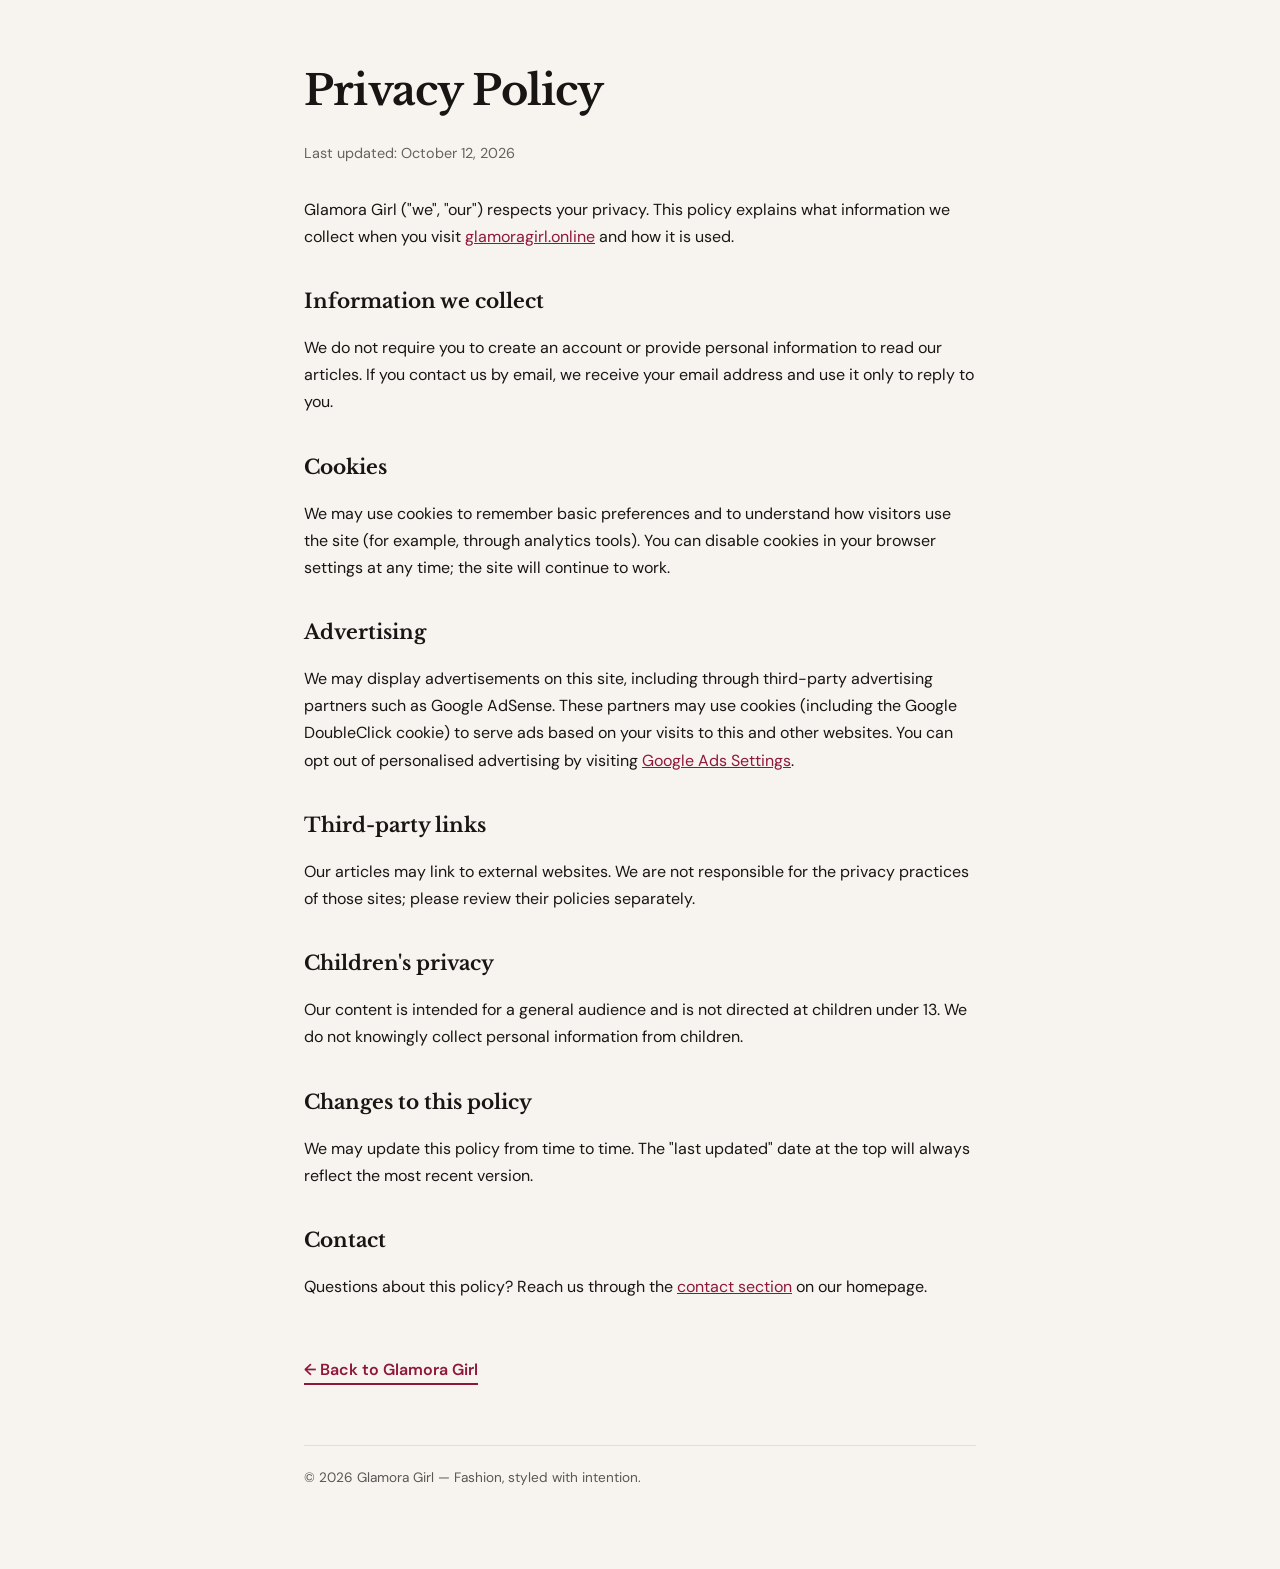
<file: static/privacy.html>
<!doctype html>
<html lang="en">
<head>
  <!-- Google tag (gtag.js) -->
  <script async src="https://www.googletagmanager.com/gtag/js?id=G-R5YCEDPZ53"></script>
  <script>
    window.dataLayer = window.dataLayer || [];
    function gtag(){dataLayer.push(arguments);}
    gtag('js', new Date());
    gtag('config', 'G-R5YCEDPZ53');
  </script>
  <meta charset="utf-8" />
  <meta name="viewport" content="width=device-width, initial-scale=1, viewport-fit=cover" />
  <title>Privacy Policy — Glamora Girl</title>
  <meta name="description" content="Privacy policy for Glamora Girl — how we handle data, cookies, and advertising." />
  <link rel="canonical" href="https://glamoragirl.online/privacy.html" />
  <meta name="robots" content="index, follow" />
  <link rel="preconnect" href="https://fonts.googleapis.com" />
  <link rel="preconnect" href="https://fonts.gstatic.com" crossorigin />
  <link href="https://fonts.googleapis.com/css2?family=DM+Sans:wght@400;500;600&family=Libre+Baskerville:ital,wght@0,400;0,700;1,400&display=swap" rel="stylesheet" />
  <style>
    :root { --paper: #f7f4ef; --ink: #171614; --accent: #8f1738; --serif: "Libre Baskerville", Georgia, serif; --sans: "DM Sans", system-ui, sans-serif; }
    * { box-sizing: border-box; }
    body { margin: 0; background: var(--paper); color: var(--ink); font-family: var(--sans); line-height: 1.7; }
    .wrap { max-width: 720px; margin: 0 auto; padding: 56px 24px 80px; }
    a { color: var(--accent); }
    h1 { font-family: var(--serif); font-size: clamp(1.9rem, 4vw, 2.6rem); letter-spacing: -.02em; margin: 0 0 8px; }
    h2 { font-family: var(--serif); font-size: 1.25rem; margin: 34px 0 8px; }
    p, li { font-size: 1rem; }
    ul { padding-left: 22px; }
    .meta { opacity: .65; font-size: .9rem; margin-bottom: 30px; }
    .back { display: inline-block; margin-top: 40px; font-weight: 600; text-decoration: none; border-bottom: 2px solid var(--accent); }
    footer { margin-top: 60px; padding-top: 20px; border-top: 1px solid rgba(0,0,0,.12); font-size: .85rem; opacity: .7; }
  </style>
</head>
<body>
  <main class="wrap">
    <h1>Privacy Policy</h1>
    <p class="meta">Last updated: October 12, 2026</p>

    <p>Glamora Girl ("we", "our") respects your privacy. This policy explains what information we collect when you visit <a href="https://glamoragirl.online/">glamoragirl.online</a> and how it is used.</p>

    <h2>Information we collect</h2>
    <p>We do not require you to create an account or provide personal information to read our articles. If you contact us by email, we receive your email address and use it only to reply to you.</p>

    <h2>Cookies</h2>
    <p>We may use cookies to remember basic preferences and to understand how visitors use the site (for example, through analytics tools). You can disable cookies in your browser settings at any time; the site will continue to work.</p>

    <h2>Advertising</h2>
    <p>We may display advertisements on this site, including through third-party advertising partners such as Google AdSense. These partners may use cookies (including the Google DoubleClick cookie) to serve ads based on your visits to this and other websites. You can opt out of personalised advertising by visiting <a href="https://www.google.com/settings/ads" rel="noopener">Google Ads Settings</a>.</p>

    <h2>Third-party links</h2>
    <p>Our articles may link to external websites. We are not responsible for the privacy practices of those sites; please review their policies separately.</p>

    <h2>Children's privacy</h2>
    <p>Our content is intended for a general audience and is not directed at children under 13. We do not knowingly collect personal information from children.</p>

    <h2>Changes to this policy</h2>
    <p>We may update this policy from time to time. The "last updated" date at the top will always reflect the most recent version.</p>

    <h2>Contact</h2>
    <p>Questions about this policy? Reach us through the <a href="https://glamoragirl.online/#contact">contact section</a> on our homepage.</p>

    <a class="back" href="https://glamoragirl.online/">← Back to Glamora Girl</a>

    <footer>© 2026 Glamora Girl — Fashion, styled with intention.</footer>
  </main>
</body>
</html>
</file>
